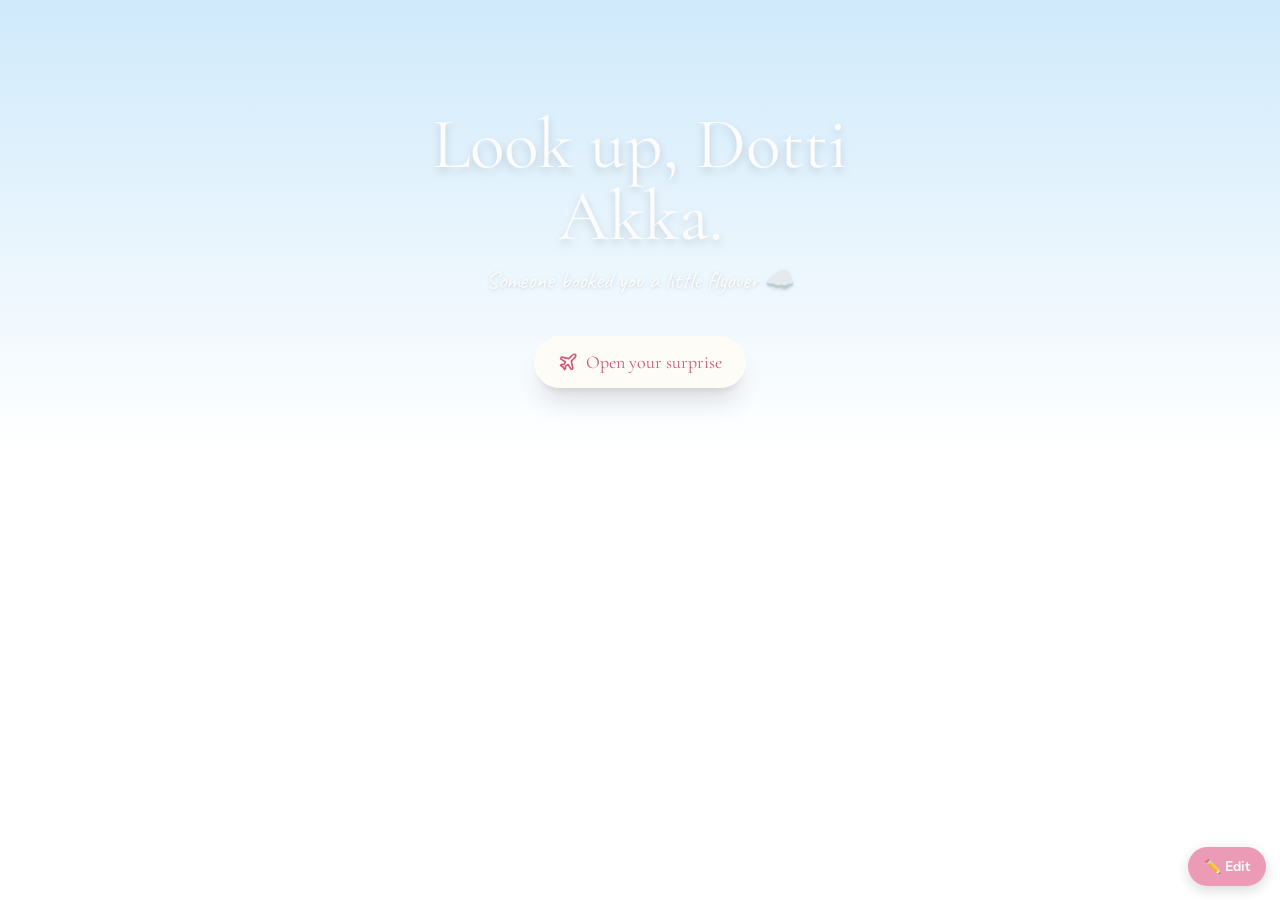
<file: index.html>
<!doctype html>
<html lang="en">
<head>
<meta charset="utf-8" /><meta name="viewport" content="width=device-width, initial-scale=1" />
<title>Look Up — A Little Surprise For You</title>
<meta name="description" content="A dreamy scrapbook of memories, photos, music and places we've been." />
<meta property="og:title" content="Look Up — A Little Surprise For You" />
<meta property="og:description" content="A dreamy scrapbook of memories, photos, music and places we've been." />
<link rel="icon" href="./favicon.ico" />
<link rel="preconnect" href="https://fonts.googleapis.com" />
<link rel="stylesheet" href="https://fonts.googleapis.com/css2?family=Caveat:wght@500&family=Cormorant+Garamond:wght@500;600&family=Nunito:wght@400;600&display=swap" />
  <script type="module" crossorigin src="./assets/index-HvtZ1ier.js"></script>
  <link rel="stylesheet" crossorigin href="./assets/index-BiEymkwI.css">
</head>
<body><div id="root"></div><script src="./assets/edit-button.js" defer></script></body>
</html>
</file>
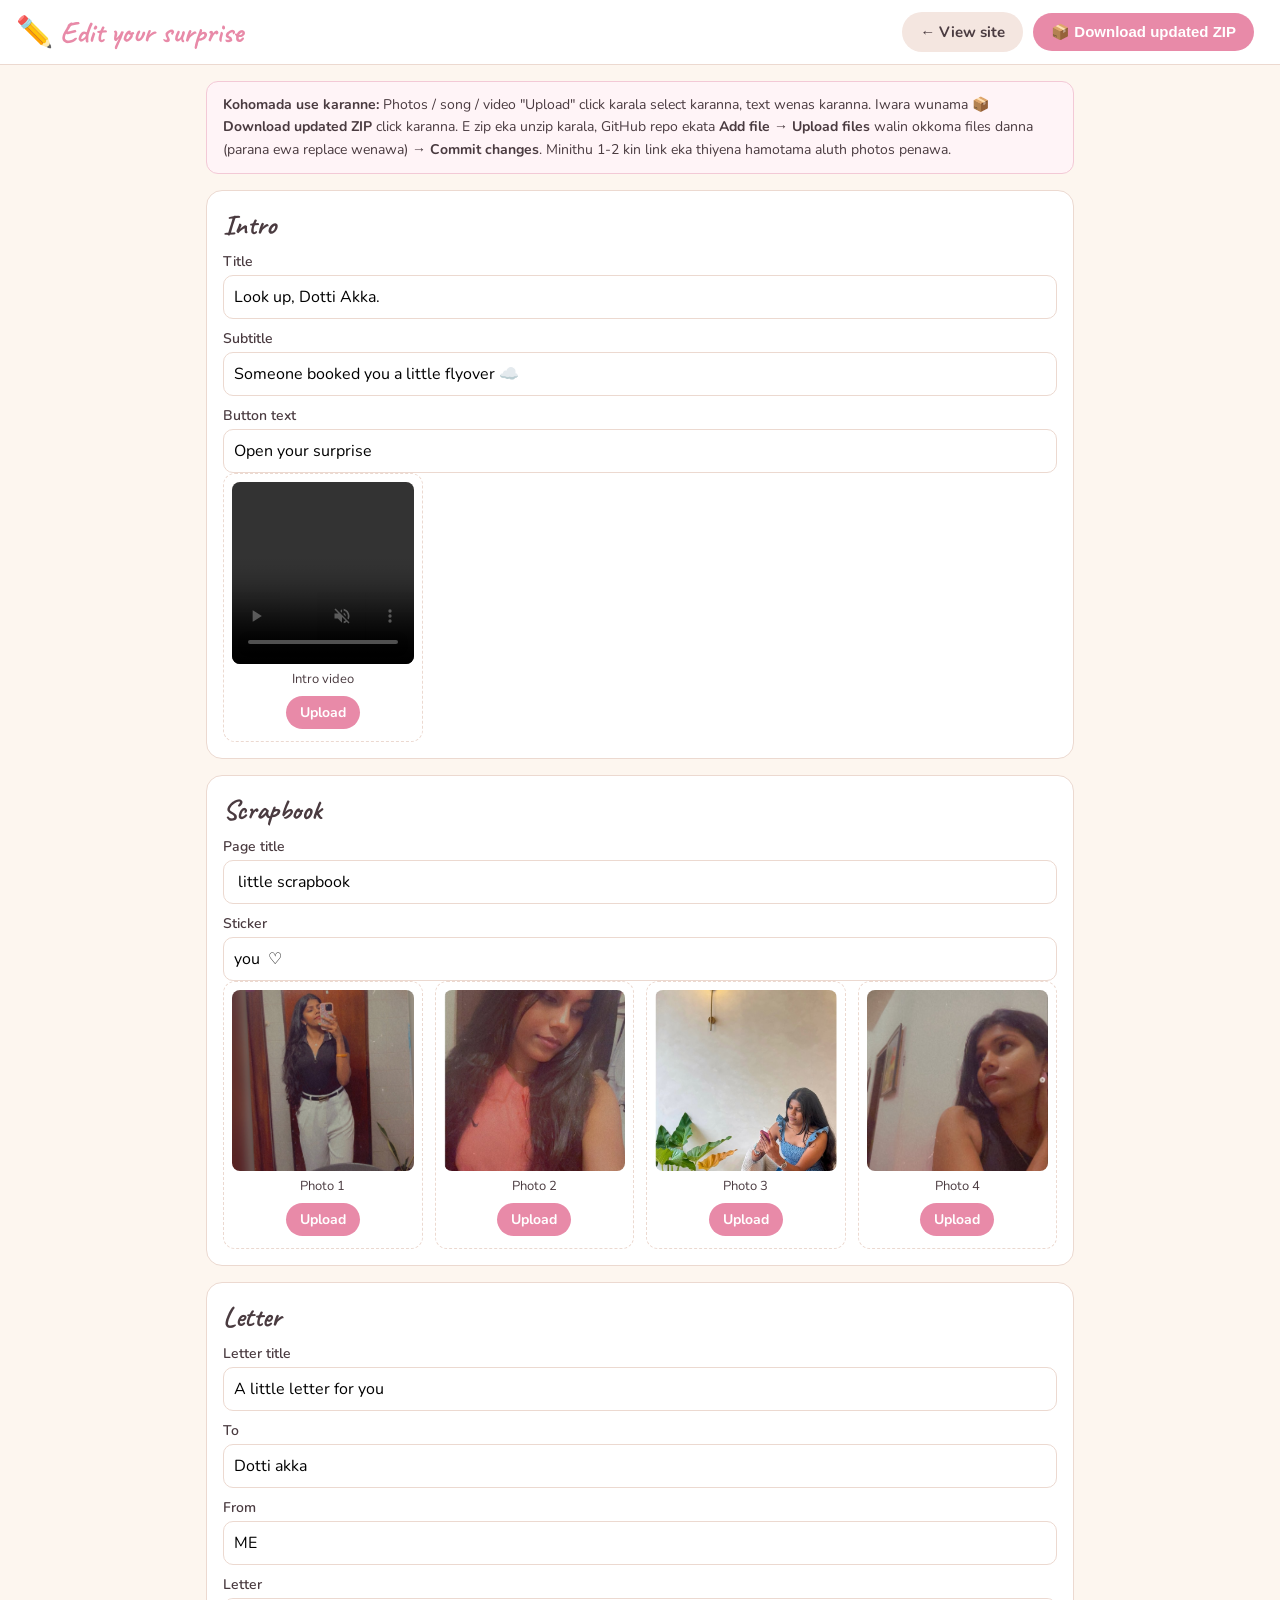
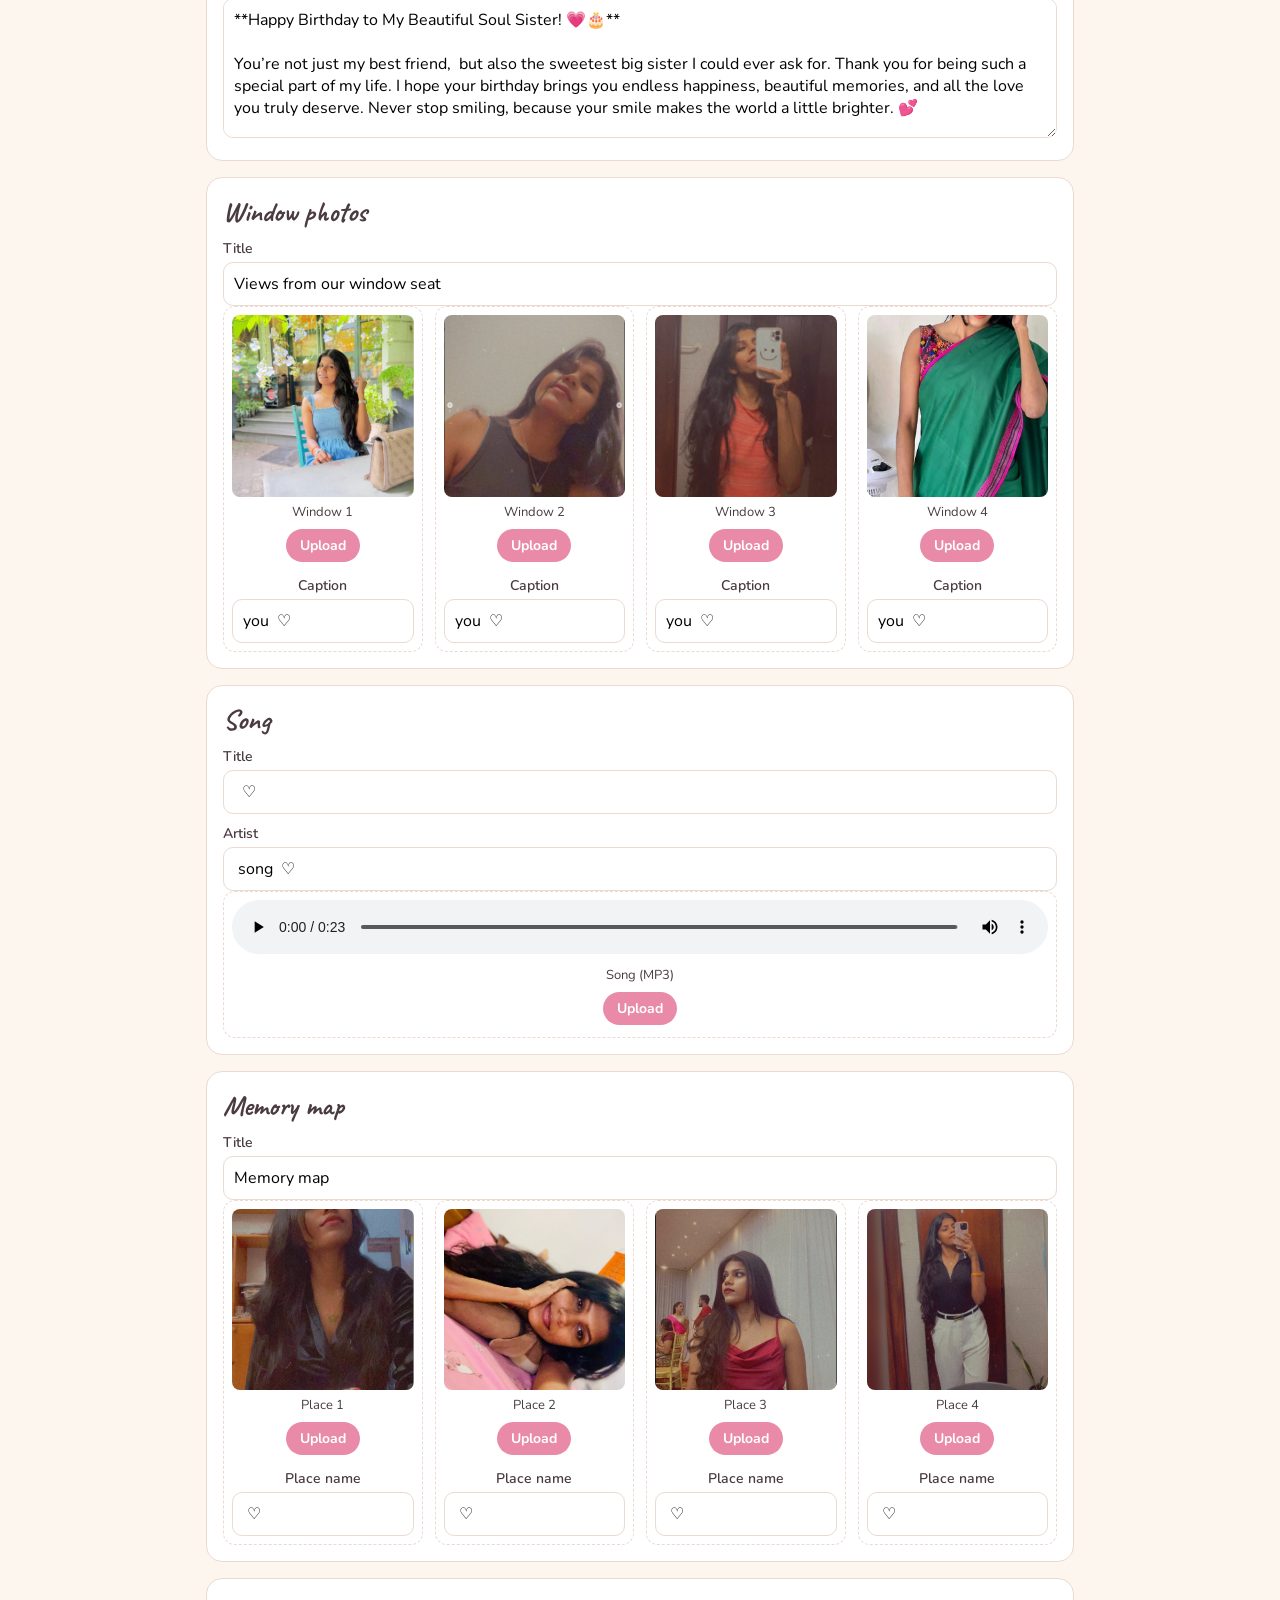
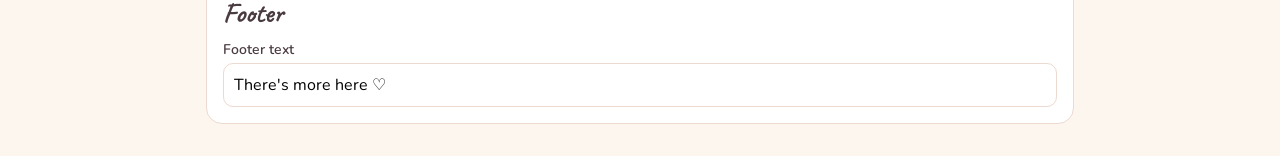
<file: edit.html>
<!doctype html>
<html lang="en">
<head>
<meta charset="utf-8" /><meta name="viewport" content="width=device-width, initial-scale=1" />
<title>Edit — Look Up</title>
<meta name="robots" content="noindex" />
<link rel="stylesheet" href="https://fonts.googleapis.com/css2?family=Caveat:wght@500&family=Nunito:wght@400;600;700&display=swap" />
<style>
  :root{--pink:#e88aa8;--ink:#4a3b40;--paper:#fdf6ef;--line:#ecd9d0}
  *{box-sizing:border-box}
  body{margin:0;font-family:Nunito,sans-serif;background:var(--paper);color:var(--ink)}
  header{position:sticky;top:0;z-index:5;background:#fff;border-bottom:1px solid var(--line);padding:12px 16px;display:flex;gap:10px;align-items:center;flex-wrap:wrap}
  header h1{font-family:Caveat,cursive;font-size:30px;margin:0;flex:1;color:var(--pink)}
  .btn{border:0;border-radius:999px;padding:10px 18px;font-weight:700;cursor:pointer;font-size:15px;text-decoration:none;display:inline-block}
  .primary{background:var(--pink);color:#fff}.ghost{background:#f4e6e0;color:var(--ink)}
  main{max-width:900px;margin:0 auto;padding:16px}
  section{background:#fff;border:1px solid var(--line);border-radius:16px;padding:16px;margin:16px 0}
  section h2{font-family:Caveat,cursive;font-size:28px;margin:0 0 10px}
  label{display:block;font-weight:600;font-size:14px;margin:10px 0 4px}
  input[type=text],textarea{width:100%;padding:10px;border:1px solid var(--line);border-radius:10px;font:inherit}
  textarea{min-height:140px}
  .grid{display:grid;grid-template-columns:repeat(auto-fill,minmax(180px,1fr));gap:12px}
  .slot{border:1px dashed var(--line);border-radius:12px;padding:8px;text-align:center}
  .slot img,.slot video{width:100%;aspect-ratio:1;object-fit:cover;border-radius:8px;background:#f8ece6;display:block}
  .ph{width:100%;aspect-ratio:1;border-radius:8px;background:#f8ece6;display:flex;align-items:center;justify-content:center;font-size:40px;color:var(--pink)}
  .up{margin-top:8px;display:inline-block;background:var(--pink);color:#fff;border-radius:999px;padding:7px 14px;font-weight:700;cursor:pointer;font-size:14px}
  .up input{display:none}
  .help{background:#fff4f7;border:1px solid #f3c9d6;border-radius:12px;padding:12px 16px;font-size:14px;line-height:1.6}
  #status{font-size:14px}
</style>
</head>
<body>
<header>
  <h1>✏️ Edit your surprise</h1>
  <a class="btn ghost" href="./index.html">← View site</a>
  <button class="btn primary" id="dl">📦 Download updated ZIP</button>
  <span id="status"></span>
</header>
<main>
  <div class="help">
    <b>Kohomada use karanne:</b> Photos / song / video "Upload" click karala select karanna, text wenas karanna.
    Iwara wunama <b>📦 Download updated ZIP</b> click karanna. E zip eka unzip karala, GitHub repo ekata
    <b>Add file → Upload files</b> walin okkoma files danna (parana ewa replace wenawa) → <b>Commit changes</b>.
    Minithu 1-2 kin link eka thiyena hamotama aluth photos penawa.
  </div>
  <div id="app">Loading…</div>
</main>
<script src="./assets/jszip.min.js"></script>
<script>
const STATIC_FILES = ["index.html","edit.html","favicon.ico",".nojekyll","README.md","assets/jszip.min.js","assets/edit-button.js"];
let C = null;               // content.json
const uploads = {};         // path-key -> File
const $ = (h)=>{const t=document.createElement('template');t.innerHTML=h.trim();return t.content.firstChild};
const esc = s=>String(s??'').replace(/[&<>"]/g,c=>({'&':'&amp;','<':'&lt;','>':'&gt;','"':'&quot;'}[c]));

function get(path){return path.split('.').reduce((o,k)=>o?.[k],C)}
function set(path,v){const ks=path.split('.');let o=C;ks.slice(0,-1).forEach(k=>o=o[k]);o[ks.at(-1)]=v}

function textField(label,path,multi){
  const el=$(`<div><label>${label}</label>${multi?`<textarea></textarea>`:`<input type="text">`}</div>`);
  const i=el.querySelector('input,textarea');i.value=get(path)??'';i.oninput=()=>set(path,i.value);return el;
}
function mediaSlot(label,path,kind){ // kind: image|audio|video
  const el=$(`<div class="slot"><div class="pv"></div><div style="font-size:13px;margin-top:6px">${esc(label)}</div>
    <label class="up">Upload<input type="file" accept="${kind}/*"></label></div>`);
  const pv=el.querySelector('.pv');
  const render=(src)=>{
    if(kind==='image') pv.innerHTML=`<img src="${src}" onerror="this.outerHTML='<div class=ph>♡</div>'">`;
    else if(kind==='video') pv.innerHTML=`<video src="${src}" muted playsinline controls></video>`;
    else pv.innerHTML=`<audio src="${src}" controls style="width:100%"></audio>`;
  };
  render(get(path)+'?v='+Date.now());
  el.querySelector('input').onchange=e=>{
    const f=e.target.files[0];if(!f)return;
    const ext=(f.name.split('.').pop()||'').toLowerCase().replace(/[^a-z0-9]/g,'');
    const base=path.replace(/[^a-z0-9]+/gi,'-').toLowerCase();
    const newPath=`media/${base}.${ext}`;
    uploads[newPath]=f; set(path,newPath); render(URL.createObjectURL(f));
  };
  return el;
}
function section(title,...kids){const s=$(`<section><h2>${title}</h2></section>`);kids.forEach(k=>s.append(k));return s}
function grid(...kids){const g=$(`<div class="grid"></div>`);kids.forEach(k=>g.append(k));return g}

function build(){
  const app=document.getElementById('app');app.innerHTML='';
  app.append(section('Intro',
    textField('Title','intro.title'),textField('Subtitle','intro.subtitle'),textField('Button text','intro.button'),
    grid(mediaSlot('Intro video','intro.video','video'))));
  app.append(section('Scrapbook',
    textField('Page title','book.pageTitle'),textField('Sticker','book.sticker'),
    grid(...C.book.photos.map((_,i)=>mediaSlot('Photo '+(i+1),'book.photos.'+i,'image')))));
  app.append(section('Letter',
    textField('Letter title','book.letterTitle'),textField('To','book.to'),textField('From','book.from'),
    textField('Letter','book.letter',true)));
  const w=section('Window photos',textField('Title','windows.title'));
  const wg=grid();C.windows.items.forEach((_,i)=>{const b=mediaSlot('Window '+(i+1),`windows.items.${i}.img`,'image');b.append(textField('Caption',`windows.items.${i}.caption`));wg.append(b)});
  w.append(wg);app.append(w);
  app.append(section('Song',
    textField('Title','music.title'),textField('Artist','music.artist'),mediaSlot('Song (MP3)','music.src','audio')));
  const m=section('Memory map',textField('Title','map.title'));
  const mg=grid();C.map.pins.forEach((_,i)=>{const b=mediaSlot('Place '+(i+1),`map.pins.${i}.img`,'image');b.append(textField('Place name',`map.pins.${i}.label`));mg.append(b)});
  m.append(mg);app.append(m);
  app.append(section('Footer',textField('Footer text','footer')));
}

function collectMedia(o,out){if(typeof o==='string'){if(o.startsWith('media/'))out.add(o)}else if(o&&typeof o==='object')Object.values(o).forEach(v=>collectMedia(v,out));return out}

document.getElementById('dl').onclick=async()=>{
  const st=document.getElementById('status');st.textContent='Preparing zip…';
  try{
    const zip=new JSZip();
    // site files listed in files.json (built css/js) + static files
    let list=[];try{list=await (await fetch('files.json?v='+Date.now())).json()}catch{}
    for(const p of new Set([...STATIC_FILES,...list,'files.json'])){
      try{const r=await fetch(p+'?v='+Date.now());if(r.ok)zip.file(p,await r.blob())}catch{}
    }
    zip.file('content.json',JSON.stringify(C,null,2));
    for(const p of collectMedia(C,new Set())){
      if(uploads[p]){zip.file(p,uploads[p]);continue}
      try{const r=await fetch(p);if(r.ok&&!(r.headers.get('content-type')||'').includes('text/html'))zip.file(p,await r.blob())}catch{}
    }
    if(!zip.file('.nojekyll'))zip.file('.nojekyll','');
    const blob=await zip.generateAsync({type:'blob',compression:'STORE'});
    const url=URL.createObjectURL(blob);const a=document.createElement('a');a.href=url;a.download='look-up-site.zip';
    document.body.append(a);a.click();a.remove();setTimeout(()=>URL.revokeObjectURL(url),30000);
    st.textContent='✅ Downloaded! Upload it to GitHub.';
  }catch(e){st.textContent='Error: '+e.message}
};

fetch('content.json?v='+Date.now()).then(r=>r.json()).then(j=>{C=j;build()})
  .catch(()=>document.getElementById('app').textContent='content.json load wenne naha. Site eka GitHub Pages link eken open karanna.');
</script>
</body>
</html>
</file>
<file: assets/index-BiEymkwI.css>
@layer properties{@supports (((-webkit-hyphens:none)) and (not (margin-trim:inline))) or ((-moz-orient:inline) and (not (color:rgb(from red r g b)))){*,:before,:after,::backdrop{--tw-translate-x:0;--tw-translate-y:0;--tw-translate-z:0;--tw-rotate-x:initial;--tw-rotate-y:initial;--tw-rotate-z:initial;--tw-skew-x:initial;--tw-skew-y:initial;--tw-border-style:solid;--tw-gradient-position:initial;--tw-gradient-from:#0000;--tw-gradient-via:#0000;--tw-gradient-to:#0000;--tw-gradient-stops:initial;--tw-gradient-via-stops:initial;--tw-gradient-from-position:0%;--tw-gradient-via-position:50%;--tw-gradient-to-position:100%;--tw-leading:initial;--tw-ordinal:initial;--tw-slashed-zero:initial;--tw-numeric-figure:initial;--tw-numeric-spacing:initial;--tw-numeric-fraction:initial;--tw-shadow:0 0 #0000;--tw-shadow-color:initial;--tw-shadow-alpha:100%;--tw-inset-shadow:0 0 #0000;--tw-inset-shadow-color:initial;--tw-inset-shadow-alpha:100%;--tw-ring-color:initial;--tw-ring-shadow:0 0 #0000;--tw-inset-ring-color:initial;--tw-inset-ring-shadow:0 0 #0000;--tw-ring-inset:initial;--tw-ring-offset-width:0px;--tw-ring-offset-color:#fff;--tw-ring-offset-shadow:0 0 #0000;--tw-blur:initial;--tw-brightness:initial;--tw-contrast:initial;--tw-grayscale:initial;--tw-hue-rotate:initial;--tw-invert:initial;--tw-opacity:initial;--tw-saturate:initial;--tw-sepia:initial;--tw-drop-shadow:initial;--tw-drop-shadow-color:initial;--tw-drop-shadow-alpha:100%;--tw-drop-shadow-size:initial;--tw-backdrop-blur:initial;--tw-backdrop-brightness:initial;--tw-backdrop-contrast:initial;--tw-backdrop-grayscale:initial;--tw-backdrop-hue-rotate:initial;--tw-backdrop-invert:initial;--tw-backdrop-opacity:initial;--tw-backdrop-saturate:initial;--tw-backdrop-sepia:initial;--tw-scale-x:1;--tw-scale-y:1;--tw-scale-z:1;--tw-animation-delay:0s;--tw-animation-direction:normal;--tw-animation-duration:initial;--tw-animation-fill-mode:none;--tw-animation-iteration-count:1;--tw-enter-blur:0;--tw-enter-opacity:1;--tw-enter-rotate:0;--tw-enter-scale:1;--tw-enter-translate-x:0;--tw-enter-translate-y:0;--tw-exit-blur:0;--tw-exit-opacity:1;--tw-exit-rotate:0;--tw-exit-scale:1;--tw-exit-translate-x:0;--tw-exit-translate-y:0}}}@layer theme{:root,:host{--font-sans:-apple-system, BlinkMacSystemFont, "Segoe UI", Roboto, "Helvetica Neue", "Noto Sans", Arial, sans-serif, "Apple Color Emoji", "Segoe UI Emoji", "Segoe UI Symbol", "Noto Color Emoji";--font-mono:ui-monospace, SFMono-Regular, Menlo, Monaco, Consolas, "Liberation Mono", "Courier New", monospace;--spacing:.25rem;--container-xl:36rem;--container-5xl:64rem;--text-xs:.75rem;--text-xs--line-height:calc(1 / .75);--text-sm:.875rem;--text-sm--line-height:calc(1.25 / .875);--text-base:1rem;--text-base--line-height: 1.5 ;--text-lg:1.125rem;--text-lg--line-height:calc(1.75 / 1.125);--text-xl:1.25rem;--text-xl--line-height:calc(1.75 / 1.25);--text-2xl:1.5rem;--text-2xl--line-height:calc(2 / 1.5);--text-3xl:1.875rem;--text-3xl--line-height: 1.2 ;--text-5xl:3rem;--text-5xl--line-height:1;--text-7xl:4.5rem;--text-7xl--line-height:1;--leading-tight:1.25;--leading-relaxed:1.625;--drop-shadow-lg:0 4px 4px #00000026;--drop-shadow-xl:0 9px 7px #0000001a;--default-transition-duration:.15s;--default-transition-timing-function:cubic-bezier(.4, 0, .2, 1);--default-font-family:var(--font-sans);--default-mono-font-family:var(--font-mono);--color-background:var(--background);--color-foreground:var(--foreground);--color-border:var(--border);--font-display:"Cormorant Garamond", serif;--font-body:"Nunito", sans-serif;--font-hand:"Caveat", cursive;--shadow-book:0 25px 60px -15px oklch(35% .06 20/.45)}}@layer base{*,:after,:before,::backdrop{box-sizing:border-box;border:0 solid;margin:0;padding:0}::file-selector-button{box-sizing:border-box;border:0 solid;margin:0;padding:0}html,:host{-webkit-text-size-adjust:100%;tab-size:4;line-height:1.5;font-family:var(--default-font-family,-apple-system, BlinkMacSystemFont, "Segoe UI", Roboto, "Helvetica Neue", "Noto Sans", Arial, sans-serif, "Apple Color Emoji", "Segoe UI Emoji", "Segoe UI Symbol", "Noto Color Emoji");font-feature-settings:var(--default-font-feature-settings,normal);font-variation-settings:var(--default-font-variation-settings,normal);-webkit-tap-highlight-color:transparent}hr{height:0;color:inherit;border-top-width:1px}abbr:where([title]){-webkit-text-decoration:underline dotted;text-decoration:underline dotted}h1,h2,h3,h4,h5,h6{font-size:inherit;font-weight:inherit}a{color:inherit;-webkit-text-decoration:inherit;text-decoration:inherit}b,strong{font-weight:bolder}code,kbd,samp,pre{font-family:var(--default-mono-font-family,ui-monospace, SFMono-Regular, Menlo, Monaco, Consolas, "Liberation Mono", "Courier New", monospace);font-feature-settings:var(--default-mono-font-feature-settings,normal);font-variation-settings:var(--default-mono-font-variation-settings,normal);font-size:1em}small{font-size:80%}sub,sup{vertical-align:baseline;font-size:75%;line-height:0;position:relative}sub{bottom:-.25em}sup{top:-.5em}table{text-indent:0;border-color:inherit;border-collapse:collapse}:-moz-focusring:where(:not(iframe)){outline:auto}progress{vertical-align:baseline}summary{display:list-item}ol,ul,menu{list-style:none}img,svg,video,canvas,audio,iframe,embed,object{vertical-align:middle;display:block}img,video{max-width:100%;height:auto}button,input,select,optgroup,textarea{font:inherit;font-feature-settings:inherit;font-variation-settings:inherit;letter-spacing:inherit;color:inherit;opacity:1;background-color:#0000;border-radius:0}::file-selector-button{font:inherit;font-feature-settings:inherit;font-variation-settings:inherit;letter-spacing:inherit;color:inherit;opacity:1;background-color:#0000;border-radius:0}:where(select:is([multiple],[size])) optgroup{font-weight:bolder}:where(select:is([multiple],[size])) optgroup option{padding-inline-start:20px}::file-selector-button{margin-inline-end:4px}::placeholder{opacity:1}@supports (not ((-webkit-appearance:-apple-pay-button))) or (contain-intrinsic-size:1px){::placeholder{color:currentColor}@supports (color:color-mix(in lab,red,red)){::placeholder{color:color-mix(in oklab,currentcolor 50%,transparent)}}}textarea{resize:vertical}::-webkit-search-decoration{-webkit-appearance:none}::-webkit-date-and-time-value{min-height:1lh;text-align:inherit}::-webkit-datetime-edit{display:inline-flex}::-webkit-datetime-edit-fields-wrapper{padding:0}::-webkit-datetime-edit{padding-block:0}::-webkit-datetime-edit-year-field{padding-block:0}::-webkit-datetime-edit-month-field{padding-block:0}::-webkit-datetime-edit-day-field{padding-block:0}::-webkit-datetime-edit-hour-field{padding-block:0}::-webkit-datetime-edit-minute-field{padding-block:0}::-webkit-datetime-edit-second-field{padding-block:0}::-webkit-datetime-edit-millisecond-field{padding-block:0}::-webkit-datetime-edit-meridiem-field{padding-block:0}::-webkit-calendar-picker-indicator{line-height:1}:-moz-ui-invalid{box-shadow:none}button,input:where([type=button],[type=reset],[type=submit]){appearance:button}::file-selector-button{appearance:button}::-webkit-inner-spin-button{height:auto}::-webkit-outer-spin-button{height:auto}[hidden]:where(:not([hidden=until-found])){display:none!important}*{border-color:var(--color-border)}body{background-color:var(--color-background);color:var(--color-foreground)}}@layer components;@layer utilities{.pointer-events-none{pointer-events:none}.absolute{position:absolute}.fixed{position:fixed}.relative{position:relative}.inset-0{inset:0}.top-0{top:0}.top-4{top:calc(var(--spacing) * 4)}.right-0{right:0}.left-4{left:calc(var(--spacing) * 4)}.z-10{z-index:10}.z-\[60\]{z-index:60}.mx-auto{margin-inline:auto}.mt-0\.5{margin-top:calc(var(--spacing) * .5)}.mt-1{margin-top:var(--spacing)}.mt-2{margin-top:calc(var(--spacing) * 2)}.mt-3{margin-top:calc(var(--spacing) * 3)}.mt-4{margin-top:calc(var(--spacing) * 4)}.mt-5{margin-top:calc(var(--spacing) * 5)}.mt-8{margin-top:calc(var(--spacing) * 8)}.mt-10{margin-top:calc(var(--spacing) * 10)}.mt-12{margin-top:calc(var(--spacing) * 12)}.mt-16{margin-top:calc(var(--spacing) * 16)}.mt-20{margin-top:calc(var(--spacing) * 20)}.mt-\[12vh\]{margin-top:12vh}.block{display:block}.flex{display:flex}.grid{display:grid}.hidden{display:none}.inline-flex{display:inline-flex}.aspect-\[3\/4\]{aspect-ratio:3/4}.aspect-square{aspect-ratio:1}.h-1\/4{height:25%}.h-2{height:calc(var(--spacing) * 2)}.h-3{height:calc(var(--spacing) * 3)}.h-4{height:calc(var(--spacing) * 4)}.h-5{height:calc(var(--spacing) * 5)}.h-10{height:calc(var(--spacing) * 10)}.h-12{height:calc(var(--spacing) * 12)}.h-16{height:calc(var(--spacing) * 16)}.h-64{height:calc(var(--spacing) * 64)}.h-full{height:100%}.h-screen{height:100vh}.max-h-\[75vh\]{max-height:75vh}.min-h-screen{min-height:100vh}.w-1\/4{width:25%}.w-2{width:calc(var(--spacing) * 2)}.w-3{width:calc(var(--spacing) * 3)}.w-4{width:calc(var(--spacing) * 4)}.w-5{width:calc(var(--spacing) * 5)}.w-10{width:calc(var(--spacing) * 10)}.w-12{width:calc(var(--spacing) * 12)}.w-16{width:calc(var(--spacing) * 16)}.w-20{width:calc(var(--spacing) * 20)}.w-24{width:calc(var(--spacing) * 24)}.w-32{width:calc(var(--spacing) * 32)}.w-64{width:calc(var(--spacing) * 64)}.w-fit{width:fit-content}.w-full{width:100%}.max-w-5xl{max-width:var(--container-5xl)}.max-w-\[85vw\]{max-width:85vw}.max-w-xl{max-width:var(--container-xl)}.min-w-0{min-width:0}.flex-1{flex:1}.shrink-0{flex-shrink:0}.-translate-x-1\/2{--tw-translate-x: -50% ;translate:var(--tw-translate-x) var(--tw-translate-y)}.-translate-y-full{--tw-translate-y:-100%;translate:var(--tw-translate-x) var(--tw-translate-y)}.-rotate-2{rotate:-2deg}.rotate-12{rotate:12deg}.rotate-45{rotate:45deg}.rotate-\[-2deg\]{rotate:-2deg}.transform{transform:var(--tw-rotate-x,) var(--tw-rotate-y,) var(--tw-rotate-z,) var(--tw-skew-x,) var(--tw-skew-y,)}.animate-bob{animation:3s ease-in-out infinite bob}.animate-fade-up{animation:1.4s ease-out both fade-up}.animate-float-up{animation:12s linear infinite float-up}.animate-sway{animation:5s ease-in-out infinite sway}.animate-zoom-in{animation:.35s cubic-bezier(.2,.9,.3,1.2) both zoom-in}.cursor-pointer{cursor:pointer}.resize-y{resize:vertical}.grid-cols-2{grid-template-columns:repeat(2,minmax(0,1fr))}.flex-col{flex-direction:column}.items-center{align-items:center}.items-start{align-items:flex-start}.justify-center{justify-content:center}.gap-1{gap:var(--spacing)}.gap-2{gap:calc(var(--spacing) * 2)}.gap-4{gap:calc(var(--spacing) * 4)}.gap-6{gap:calc(var(--spacing) * 6)}.overflow-hidden{overflow:hidden}.overflow-x-hidden{overflow-x:hidden}.rounded{border-radius:.25rem}.rounded-2xl{border-radius:calc(var(--radius) + 8px)}.rounded-\[2rem\]{border-radius:2rem}.rounded-\[45\%\]{border-radius:45%}.rounded-full{border-radius:3.40282e38px}.rounded-lg{border-radius:var(--radius)}.rounded-md{border-radius:calc(var(--radius) - 2px)}.rounded-xl{border-radius:calc(var(--radius) + 4px)}.border{border-style:var(--tw-border-style);border-width:1px}.border-dashed{--tw-border-style:dashed;border-style:dashed}.border-primary{border-color:var(--primary)}.bg-card,.bg-card\/70{background-color:var(--card)}@supports (color:color-mix(in lab,red,red)){.bg-card\/70{background-color:color-mix(in oklab,var(--card) 70%,transparent)}}.bg-card\/80{background-color:var(--card)}@supports (color:color-mix(in lab,red,red)){.bg-card\/80{background-color:color-mix(in oklab,var(--card) 80%,transparent)}}.bg-card\/85{background-color:var(--card)}@supports (color:color-mix(in lab,red,red)){.bg-card\/85{background-color:color-mix(in oklab,var(--card) 85%,transparent)}}.bg-card\/90{background-color:var(--card)}@supports (color:color-mix(in lab,red,red)){.bg-card\/90{background-color:color-mix(in oklab,var(--card) 90%,transparent)}}.bg-card\/95{background-color:var(--card)}@supports (color:color-mix(in lab,red,red)){.bg-card\/95{background-color:color-mix(in oklab,var(--card) 95%,transparent)}}.bg-foreground\/30{background-color:var(--foreground)}@supports (color:color-mix(in lab,red,red)){.bg-foreground\/30{background-color:color-mix(in oklab,var(--foreground) 30%,transparent)}}.bg-foreground\/70{background-color:var(--foreground)}@supports (color:color-mix(in lab,red,red)){.bg-foreground\/70{background-color:color-mix(in oklab,var(--foreground) 70%,transparent)}}.bg-forest{background-color:var(--forest)}.bg-muted{background-color:var(--muted)}.bg-primary{background-color:var(--primary)}.bg-secondary{background-color:var(--secondary)}.bg-gradient-to-b{--tw-gradient-position:to bottom in oklab;background-image:linear-gradient(var(--tw-gradient-stops))}.bg-gradient-to-br{--tw-gradient-position:to bottom right in oklab;background-image:linear-gradient(var(--tw-gradient-stops))}.from-card\/40{--tw-gradient-from:var(--card)}@supports (color:color-mix(in lab,red,red)){.from-card\/40{--tw-gradient-from:color-mix(in oklab, var(--card) 40%, transparent)}}.from-card\/40{--tw-gradient-stops:var(--tw-gradient-via-stops,var(--tw-gradient-position), var(--tw-gradient-from) var(--tw-gradient-from-position), var(--tw-gradient-to) var(--tw-gradient-to-position))}.from-secondary{--tw-gradient-from:var(--secondary);--tw-gradient-stops:var(--tw-gradient-via-stops,var(--tw-gradient-position), var(--tw-gradient-from) var(--tw-gradient-from-position), var(--tw-gradient-to) var(--tw-gradient-to-position))}.from-sky\/30{--tw-gradient-from:var(--sky)}@supports (color:color-mix(in lab,red,red)){.from-sky\/30{--tw-gradient-from:color-mix(in oklab, var(--sky) 30%, transparent)}}.from-sky\/30{--tw-gradient-stops:var(--tw-gradient-via-stops,var(--tw-gradient-position), var(--tw-gradient-from) var(--tw-gradient-from-position), var(--tw-gradient-to) var(--tw-gradient-to-position))}.via-transparent{--tw-gradient-via:transparent;--tw-gradient-via-stops:var(--tw-gradient-position), var(--tw-gradient-from) var(--tw-gradient-from-position), var(--tw-gradient-via) var(--tw-gradient-via-position), var(--tw-gradient-to) var(--tw-gradient-to-position);--tw-gradient-stops:var(--tw-gradient-via-stops)}.to-accent{--tw-gradient-to:var(--accent);--tw-gradient-stops:var(--tw-gradient-via-stops,var(--tw-gradient-position), var(--tw-gradient-from) var(--tw-gradient-from-position), var(--tw-gradient-to) var(--tw-gradient-to-position))}.to-transparent{--tw-gradient-to:transparent;--tw-gradient-stops:var(--tw-gradient-via-stops,var(--tw-gradient-position), var(--tw-gradient-from) var(--tw-gradient-from-position), var(--tw-gradient-to) var(--tw-gradient-to-position))}.bg-cover{background-size:cover}.bg-fixed{background-attachment:fixed}.bg-center{background-position:50%}.fill-primary\/40{fill:var(--primary)}@supports (color:color-mix(in lab,red,red)){.fill-primary\/40{fill:color-mix(in oklab,var(--primary) 40%,transparent)}}.fill-primary\/60{fill:var(--primary)}@supports (color:color-mix(in lab,red,red)){.fill-primary\/60{fill:color-mix(in oklab,var(--primary) 60%,transparent)}}.object-contain{object-fit:contain}.object-cover{object-fit:cover}.p-0\.5{padding:calc(var(--spacing) * .5)}.p-1{padding:var(--spacing)}.p-2{padding:calc(var(--spacing) * 2)}.p-3{padding:calc(var(--spacing) * 3)}.p-5{padding:calc(var(--spacing) * 5)}.p-6{padding:calc(var(--spacing) * 6)}.p-8{padding:calc(var(--spacing) * 8)}.px-1{padding-inline:var(--spacing)}.px-2{padding-inline:calc(var(--spacing) * 2)}.px-4{padding-inline:calc(var(--spacing) * 4)}.px-6{padding-inline:calc(var(--spacing) * 6)}.px-10{padding-inline:calc(var(--spacing) * 10)}.py-1{padding-block:var(--spacing)}.py-1\.5{padding-block:calc(var(--spacing) * 1.5)}.py-3{padding-block:calc(var(--spacing) * 3)}.pt-1{padding-top:var(--spacing)}.pt-20{padding-top:calc(var(--spacing) * 20)}.pr-6{padding-right:calc(var(--spacing) * 6)}.pb-6{padding-bottom:calc(var(--spacing) * 6)}.pb-10{padding-bottom:calc(var(--spacing) * 10)}.pb-24{padding-bottom:calc(var(--spacing) * 24)}.text-center{text-align:center}.font-body{font-family:var(--font-body);font-family:Nunito,sans-serif}.font-display{font-family:var(--font-display);font-family:Cormorant Garamond,serif}.font-hand{font-family:var(--font-hand);font-family:Caveat,cursive}.text-2xl{font-size:var(--text-2xl);line-height:var(--tw-leading,var(--text-2xl--line-height))}.text-3xl{font-size:var(--text-3xl);line-height:var(--tw-leading,var(--text-3xl--line-height))}.text-5xl{font-size:var(--text-5xl);line-height:var(--tw-leading,var(--text-5xl--line-height))}.text-base{font-size:var(--text-base);line-height:var(--tw-leading,var(--text-base--line-height))}.text-lg{font-size:var(--text-lg);line-height:var(--tw-leading,var(--text-lg--line-height))}.text-sm{font-size:var(--text-sm);line-height:var(--tw-leading,var(--text-sm--line-height))}.text-xl{font-size:var(--text-xl);line-height:var(--tw-leading,var(--text-xl--line-height))}.text-xs{font-size:var(--text-xs);line-height:var(--tw-leading,var(--text-xs--line-height))}.text-\[10px\]{font-size:10px}.leading-relaxed{--tw-leading:var(--leading-relaxed);line-height:var(--leading-relaxed)}.leading-tight{--tw-leading:var(--leading-tight);line-height:var(--leading-tight)}.whitespace-pre-line{white-space:pre-line}.text-destructive{color:var(--destructive)}.text-foreground{color:var(--foreground)}.text-intro{color:var(--intro)}.text-muted-foreground{color:var(--muted-foreground)}.text-primary{color:var(--primary)}.text-primary-foreground{color:var(--primary-foreground)}.text-primary\/0{color:var(--primary)}@supports (color:color-mix(in lab,red,red)){.text-primary\/0{color:color-mix(in oklab,var(--primary) 0%,transparent)}}.text-primary\/50{color:var(--primary)}@supports (color:color-mix(in lab,red,red)){.text-primary\/50{color:color-mix(in oklab,var(--primary) 50%,transparent)}}.tabular-nums{--tw-numeric-spacing:tabular-nums;font-variant-numeric:var(--tw-ordinal,) var(--tw-slashed-zero,) var(--tw-numeric-figure,) var(--tw-numeric-spacing,) var(--tw-numeric-fraction,)}.underline{text-decoration-line:underline}.accent-primary{accent-color:var(--primary)}.shadow{--tw-shadow:0 1px 3px 0 var(--tw-shadow-color,#0000001a), 0 1px 2px -1px var(--tw-shadow-color,#0000001a);box-shadow:var(--tw-inset-shadow),var(--tw-inset-ring-shadow),var(--tw-ring-offset-shadow),var(--tw-ring-shadow),var(--tw-shadow)}.shadow-2xl{--tw-shadow:0 25px 50px -12px var(--tw-shadow-color,#00000040);box-shadow:var(--tw-inset-shadow),var(--tw-inset-ring-shadow),var(--tw-ring-offset-shadow),var(--tw-ring-shadow),var(--tw-shadow)}.shadow-book{--tw-shadow:0 25px 60px -15px var(--tw-shadow-color,oklch(35% .06 20/.45));box-shadow:var(--tw-inset-shadow),var(--tw-inset-ring-shadow),var(--tw-ring-offset-shadow),var(--tw-ring-shadow),var(--tw-shadow)}.shadow-inner{--tw-shadow:inset 0 2px 4px 0 var(--tw-shadow-color,#0000000d);box-shadow:var(--tw-inset-shadow),var(--tw-inset-ring-shadow),var(--tw-ring-offset-shadow),var(--tw-ring-shadow),var(--tw-shadow)}.shadow-lg{--tw-shadow:0 10px 15px -3px var(--tw-shadow-color,#0000001a), 0 4px 6px -4px var(--tw-shadow-color,#0000001a);box-shadow:var(--tw-inset-shadow),var(--tw-inset-ring-shadow),var(--tw-ring-offset-shadow),var(--tw-ring-shadow),var(--tw-shadow)}.shadow-xl{--tw-shadow:0 20px 25px -5px var(--tw-shadow-color,#0000001a), 0 8px 10px -6px var(--tw-shadow-color,#0000001a);box-shadow:var(--tw-inset-shadow),var(--tw-inset-ring-shadow),var(--tw-ring-offset-shadow),var(--tw-ring-shadow),var(--tw-shadow)}.ring-4{--tw-ring-shadow:var(--tw-ring-inset,) 0 0 0 calc(4px + var(--tw-ring-offset-width)) var(--tw-ring-color,currentcolor);box-shadow:var(--tw-inset-shadow),var(--tw-inset-ring-shadow),var(--tw-ring-offset-shadow),var(--tw-ring-shadow),var(--tw-shadow)}.shadow-book{box-shadow:var(--shadow-book)}.ring-window-ring{--tw-ring-color:var(--window-ring)}.drop-shadow{--tw-drop-shadow-size:drop-shadow(0 1px 2px var(--tw-drop-shadow-color,#0000001a)) drop-shadow(0 1px 1px var(--tw-drop-shadow-color,#0000000f));--tw-drop-shadow:drop-shadow(0 1px 2px #0000001a) drop-shadow(0 1px 1px #0000000f);filter:var(--tw-blur,) var(--tw-brightness,) var(--tw-contrast,) var(--tw-grayscale,) var(--tw-hue-rotate,) var(--tw-invert,) var(--tw-saturate,) var(--tw-sepia,) var(--tw-drop-shadow,)}.drop-shadow-lg{--tw-drop-shadow-size:drop-shadow(0 4px 4px var(--tw-drop-shadow-color,#00000026));--tw-drop-shadow:drop-shadow(var(--drop-shadow-lg));filter:var(--tw-blur,) var(--tw-brightness,) var(--tw-contrast,) var(--tw-grayscale,) var(--tw-hue-rotate,) var(--tw-invert,) var(--tw-saturate,) var(--tw-sepia,) var(--tw-drop-shadow,)}.drop-shadow-xl{--tw-drop-shadow-size:drop-shadow(0 9px 7px var(--tw-drop-shadow-color,#0000001a));--tw-drop-shadow:drop-shadow(var(--drop-shadow-xl));filter:var(--tw-blur,) var(--tw-brightness,) var(--tw-contrast,) var(--tw-grayscale,) var(--tw-hue-rotate,) var(--tw-invert,) var(--tw-saturate,) var(--tw-sepia,) var(--tw-drop-shadow,)}.backdrop-blur{--tw-backdrop-blur:blur(8px);-webkit-backdrop-filter:var(--tw-backdrop-blur,) var(--tw-backdrop-brightness,) var(--tw-backdrop-contrast,) var(--tw-backdrop-grayscale,) var(--tw-backdrop-hue-rotate,) var(--tw-backdrop-invert,) var(--tw-backdrop-opacity,) var(--tw-backdrop-saturate,) var(--tw-backdrop-sepia,);backdrop-filter:var(--tw-backdrop-blur,) var(--tw-backdrop-brightness,) var(--tw-backdrop-contrast,) var(--tw-backdrop-grayscale,) var(--tw-backdrop-hue-rotate,) var(--tw-backdrop-invert,) var(--tw-backdrop-opacity,) var(--tw-backdrop-saturate,) var(--tw-backdrop-sepia,)}.transition{transition-property:color,background-color,border-color,outline-color,text-decoration-color,fill,stroke,--tw-gradient-from,--tw-gradient-via,--tw-gradient-to,opacity,box-shadow,transform,translate,scale,rotate,filter,-webkit-backdrop-filter,backdrop-filter,display,content-visibility,overlay,pointer-events;transition-timing-function:var(--tw-ease,var(--default-transition-timing-function));transition-duration:var(--tw-duration,var(--default-transition-duration))}.outline-none{--tw-outline-style:none;outline-style:none}.bg-fuselage{background:linear-gradient(#f3f5f8,#d9dfe5)}.bg-letter{background:linear-gradient(#fff6f5,#ffedec);background:linear-gradient(color(xyz 0.915 0.936 0.99),#ffedec)}.bg-scrap{background:repeating-linear-gradient(45deg,#ffc5d1 0% 12px,#feb2c3 12px 24px);background:repeating-linear-gradient(45deg,color(xyz 0.734 0.661 0.693) 0% 12px,#feb2c3 12px 24px)}.bg-window-frame{background:linear-gradient(145deg,#eceff2,#b9bec4)}@media(hover:hover){.hover\:scale-105:hover{--tw-scale-x:105%;--tw-scale-y:105%;--tw-scale-z:105%;scale:var(--tw-scale-x) var(--tw-scale-y)}.hover\:scale-125:hover{--tw-scale-x:125%;--tw-scale-y:125%;--tw-scale-z:125%;scale:var(--tw-scale-x) var(--tw-scale-y)}.hover\:rotate-0:hover{rotate:0deg}}.disabled\:opacity-50:disabled{opacity:.5}@media(min-width:48rem){.md\:h-14{height:calc(var(--spacing) * 14)}.md\:w-14{width:calc(var(--spacing) * 14)}.md\:w-36{width:calc(var(--spacing) * 36)}.md\:w-56{width:calc(var(--spacing) * 56)}.md\:grid-cols-2{grid-template-columns:repeat(2,minmax(0,1fr))}.md\:grid-cols-4{grid-template-columns:repeat(4,minmax(0,1fr))}.md\:text-5xl{font-size:var(--text-5xl);line-height:var(--tw-leading,var(--text-5xl--line-height))}.md\:text-7xl{font-size:var(--text-7xl);line-height:var(--tw-leading,var(--text-7xl--line-height))}.md\:text-xs{font-size:var(--text-xs);line-height:var(--tw-leading,var(--text-xs--line-height))}}}@property --tw-animation-delay{syntax:"*";inherits:false;initial-value:0s}@property --tw-animation-direction{syntax:"*";inherits:false;initial-value:normal}@property --tw-animation-duration{syntax:"*";inherits:false}@property --tw-animation-fill-mode{syntax:"*";inherits:false;initial-value:none}@property --tw-animation-iteration-count{syntax:"*";inherits:false;initial-value:1}@property --tw-enter-blur{syntax:"*";inherits:false;initial-value:0}@property --tw-enter-opacity{syntax:"*";inherits:false;initial-value:1}@property --tw-enter-rotate{syntax:"*";inherits:false;initial-value:0}@property --tw-enter-scale{syntax:"*";inherits:false;initial-value:1}@property --tw-enter-translate-x{syntax:"*";inherits:false;initial-value:0}@property --tw-enter-translate-y{syntax:"*";inherits:false;initial-value:0}@property --tw-exit-blur{syntax:"*";inherits:false;initial-value:0}@property --tw-exit-opacity{syntax:"*";inherits:false;initial-value:1}@property --tw-exit-rotate{syntax:"*";inherits:false;initial-value:0}@property --tw-exit-scale{syntax:"*";inherits:false;initial-value:1}@property --tw-exit-translate-x{syntax:"*";inherits:false;initial-value:0}@property --tw-exit-translate-y{syntax:"*";inherits:false;initial-value:0}:root{--radius:.625rem;--background:oklch(100% 0 0);--foreground:oklch(32% .05 20);--card:oklch(99% .01 80);--card-foreground:oklch(12.9% .042 264.695);--popover:oklch(100% 0 0);--popover-foreground:oklch(12.9% .042 264.695);--primary:oklch(62% .15 5);--primary-foreground:oklch(99% .01 10);--secondary:oklch(94% .04 10);--secondary-foreground:oklch(20.8% .042 265.755);--muted:oklch(96.8% .007 247.896);--muted-foreground:oklch(55.4% .046 257.417);--accent:oklch(92% .05 350);--accent-foreground:oklch(20.8% .042 265.755);--destructive:oklch(57.7% .245 27.325);--destructive-foreground:oklch(98.4% .003 247.858);--border:oklch(92.9% .013 255.508);--input:oklch(92.9% .013 255.508);--ring:oklch(70.4% .04 256.788);--chart-1:oklch(64.6% .222 41.116);--chart-2:oklch(60% .118 184.704);--chart-3:oklch(39.8% .07 227.392);--chart-4:oklch(82.8% .189 84.429);--chart-5:oklch(76.9% .188 70.08);--sky:oklch(75% .12 240);--intro:oklch(99% 0 0);--forest:oklch(33% .07 155);--window-ring:oklch(85% .01 250);--sidebar:oklch(98.4% .003 247.858);--sidebar-foreground:oklch(12.9% .042 264.695);--sidebar-primary:oklch(20.8% .042 265.755);--sidebar-primary-foreground:oklch(98.4% .003 247.858);--sidebar-accent:oklch(96.8% .007 247.896);--sidebar-accent-foreground:oklch(20.8% .042 265.755);--sidebar-border:oklch(92.9% .013 255.508);--sidebar-ring:oklch(70.4% .04 256.788)}.dark{--background:oklch(12.9% .042 264.695);--foreground:oklch(98.4% .003 247.858);--card:oklch(20.8% .042 265.755);--card-foreground:oklch(98.4% .003 247.858);--popover:oklch(20.8% .042 265.755);--popover-foreground:oklch(98.4% .003 247.858);--primary:oklch(92.9% .013 255.508);--primary-foreground:oklch(20.8% .042 265.755);--secondary:oklch(27.9% .041 260.031);--secondary-foreground:oklch(98.4% .003 247.858);--muted:oklch(27.9% .041 260.031);--muted-foreground:oklch(70.4% .04 256.788);--accent:oklch(27.9% .041 260.031);--accent-foreground:oklch(98.4% .003 247.858);--destructive:oklch(70.4% .191 22.216);--destructive-foreground:oklch(98.4% .003 247.858);--border:oklch(100% 0 0/.1);--input:oklch(100% 0 0/.15);--ring:oklch(55.1% .027 264.364);--chart-1:oklch(48.8% .243 264.376);--chart-2:oklch(69.6% .17 162.48);--chart-3:oklch(76.9% .188 70.08);--chart-4:oklch(62.7% .265 303.9);--chart-5:oklch(64.5% .246 16.439);--sidebar:oklch(20.8% .042 265.755);--sidebar-foreground:oklch(98.4% .003 247.858);--sidebar-primary:oklch(48.8% .243 264.376);--sidebar-primary-foreground:oklch(98.4% .003 247.858);--sidebar-accent:oklch(27.9% .041 260.031);--sidebar-accent-foreground:oklch(98.4% .003 247.858);--sidebar-border:oklch(100% 0 0/.1);--sidebar-ring:oklch(55.1% .027 264.364)}@keyframes fade-up{0%{opacity:0;transform:translateY(30px)}to{opacity:1;transform:none}}@keyframes float-up{0%{opacity:0;transform:translateY(0)}10%{opacity:1}to{opacity:0;transform:translateY(-110vh)rotate(25deg)}}@keyframes sway{0%,to{transform:rotate(10deg)}50%{transform:rotate(16deg)}}@keyframes bob{0%,to{transform:translateY(0)}50%{transform:translateY(-5px)}}@keyframes zoom-in{0%{opacity:0;transform:scale(.3)rotate(-8deg)}to{opacity:1;transform:scale(1)rotate(-2deg)}}@property --tw-translate-x{syntax:"*";inherits:false;initial-value:0}@property --tw-translate-y{syntax:"*";inherits:false;initial-value:0}@property --tw-translate-z{syntax:"*";inherits:false;initial-value:0}@property --tw-rotate-x{syntax:"*";inherits:false}@property --tw-rotate-y{syntax:"*";inherits:false}@property --tw-rotate-z{syntax:"*";inherits:false}@property --tw-skew-x{syntax:"*";inherits:false}@property --tw-skew-y{syntax:"*";inherits:false}@property --tw-border-style{syntax:"*";inherits:false;initial-value:solid}@property --tw-gradient-position{syntax:"*";inherits:false}@property --tw-gradient-from{syntax:"<color>";inherits:false;initial-value:#0000}@property --tw-gradient-via{syntax:"<color>";inherits:false;initial-value:#0000}@property --tw-gradient-to{syntax:"<color>";inherits:false;initial-value:#0000}@property --tw-gradient-stops{syntax:"*";inherits:false}@property --tw-gradient-via-stops{syntax:"*";inherits:false}@property --tw-gradient-from-position{syntax:"<length-percentage>";inherits:false;initial-value:0%}@property --tw-gradient-via-position{syntax:"<length-percentage>";inherits:false;initial-value:50%}@property --tw-gradient-to-position{syntax:"<length-percentage>";inherits:false;initial-value:100%}@property --tw-leading{syntax:"*";inherits:false}@property --tw-ordinal{syntax:"*";inherits:false}@property --tw-slashed-zero{syntax:"*";inherits:false}@property --tw-numeric-figure{syntax:"*";inherits:false}@property --tw-numeric-spacing{syntax:"*";inherits:false}@property --tw-numeric-fraction{syntax:"*";inherits:false}@property --tw-shadow{syntax:"*";inherits:false;initial-value:0 0 #0000}@property --tw-shadow-color{syntax:"*";inherits:false}@property --tw-shadow-alpha{syntax:"<percentage>";inherits:false;initial-value:100%}@property --tw-inset-shadow{syntax:"*";inherits:false;initial-value:0 0 #0000}@property --tw-inset-shadow-color{syntax:"*";inherits:false}@property --tw-inset-shadow-alpha{syntax:"<percentage>";inherits:false;initial-value:100%}@property --tw-ring-color{syntax:"*";inherits:false}@property --tw-ring-shadow{syntax:"*";inherits:false;initial-value:0 0 #0000}@property --tw-inset-ring-color{syntax:"*";inherits:false}@property --tw-inset-ring-shadow{syntax:"*";inherits:false;initial-value:0 0 #0000}@property --tw-ring-inset{syntax:"*";inherits:false}@property --tw-ring-offset-width{syntax:"<length>";inherits:false;initial-value:0}@property --tw-ring-offset-color{syntax:"*";inherits:false;initial-value:#fff}@property --tw-ring-offset-shadow{syntax:"*";inherits:false;initial-value:0 0 #0000}@property --tw-blur{syntax:"*";inherits:false}@property --tw-brightness{syntax:"*";inherits:false}@property --tw-contrast{syntax:"*";inherits:false}@property --tw-grayscale{syntax:"*";inherits:false}@property --tw-hue-rotate{syntax:"*";inherits:false}@property --tw-invert{syntax:"*";inherits:false}@property --tw-opacity{syntax:"*";inherits:false}@property --tw-saturate{syntax:"*";inherits:false}@property --tw-sepia{syntax:"*";inherits:false}@property --tw-drop-shadow{syntax:"*";inherits:false}@property --tw-drop-shadow-color{syntax:"*";inherits:false}@property --tw-drop-shadow-alpha{syntax:"<percentage>";inherits:false;initial-value:100%}@property --tw-drop-shadow-size{syntax:"*";inherits:false}@property --tw-backdrop-blur{syntax:"*";inherits:false}@property --tw-backdrop-brightness{syntax:"*";inherits:false}@property --tw-backdrop-contrast{syntax:"*";inherits:false}@property --tw-backdrop-grayscale{syntax:"*";inherits:false}@property --tw-backdrop-hue-rotate{syntax:"*";inherits:false}@property --tw-backdrop-invert{syntax:"*";inherits:false}@property --tw-backdrop-opacity{syntax:"*";inherits:false}@property --tw-backdrop-saturate{syntax:"*";inherits:false}@property --tw-backdrop-sepia{syntax:"*";inherits:false}@property --tw-scale-x{syntax:"*";inherits:false;initial-value:1}@property --tw-scale-y{syntax:"*";inherits:false;initial-value:1}@property --tw-scale-z{syntax:"*";inherits:false;initial-value:1}
</file>
